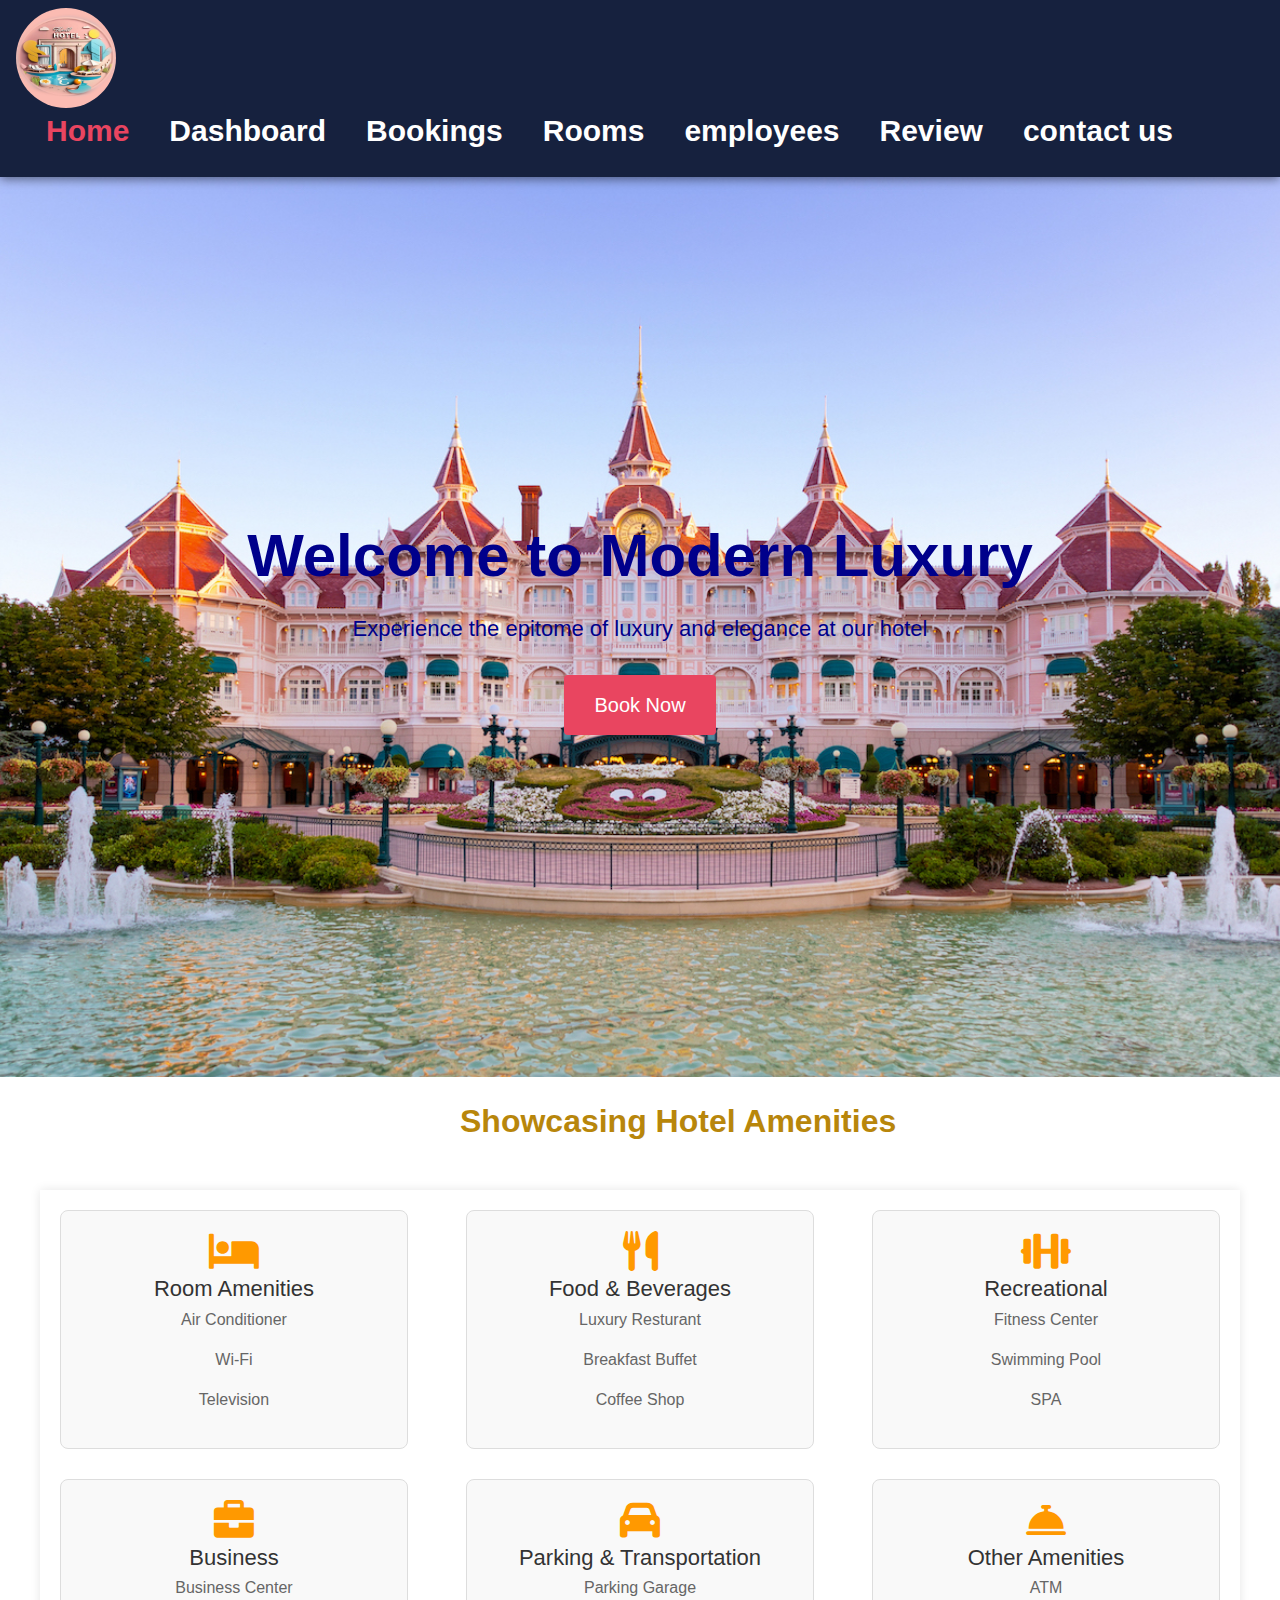
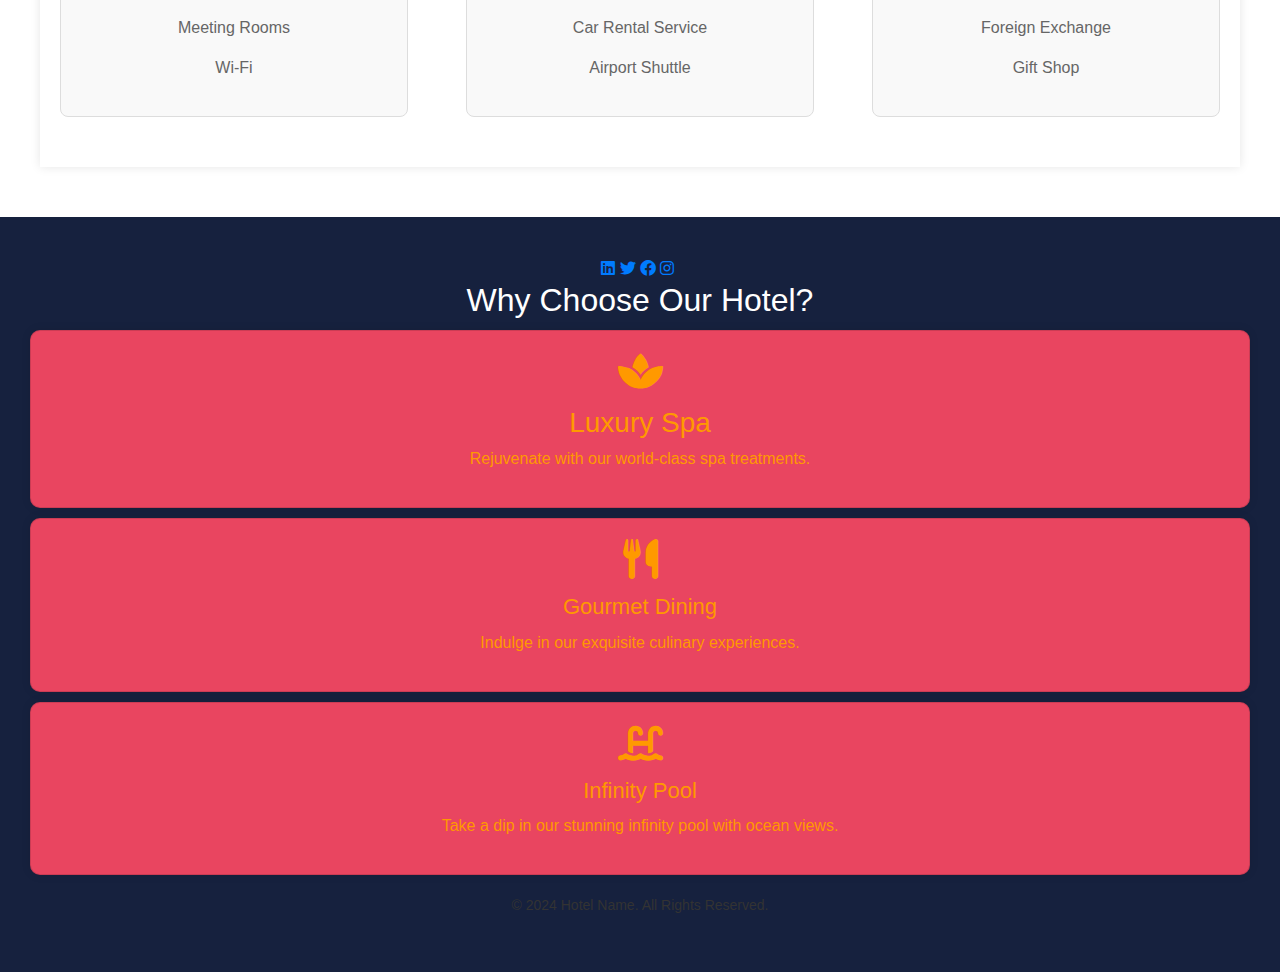
<file: index.html>
<html lang="en">
<head>
    <meta charset="UTF-8">
    <meta name="viewport" content="width=device-width, initial-scale=1.0">
    <link rel="stylesheet" href="style.css">
    <link rel="stylesheet" href="https://cdn.jsdelivr.net/npm/bootstrap@4.6.2/dist/css/bootstrap.min.css">
    <script src="https://cdn.jsdelivr.net/npm/jquery@3.7.1/dist/jquery.slim.min.js"></script>
    <link rel="icon" href="images/logo2.jpg" type="image/x-icon">
    <link rel="stylesheet" href="https://cdnjs.cloudflare.com/ajax/libs/font-awesome/6.0.0-beta3/css/all.min.css">
  <script src="https://cdn.jsdelivr.net/npm/popper.js@1.16.1/dist/umd/popper.min.js"></script>
  <script src="https://cdn.jsdelivr.net/npm/bootstrap@4.6.2/dist/js/bootstrap.bundle.min.js"></script>
    <title>Final Project</title>
</head>
<body>
    <nav class="navbar">
        <div class="logo">
            <img src="images/logo2.jpg" alt="Hotel Logo">
        </div>
        <ul class="nav-links">
            <li><a href="index.html" class="active">Home</a></li>
            <li><a href="dashboard.html">Dashboard</a></li>
            <li><a href="bookings.html">Bookings</a></li>
            <li><a href="rooms.html">Rooms</a></li>
            <li><a href="employees.html">employees</a></li>
            <li><a href="review.html">Review</a></li>
            <li><a href="contactus.html">contact us</a></li>
        </ul>
        
    </nav>

     <section class="hero">
        <h1>Welcome to Modern Luxury</h1>
        <p>Experience the epitome of luxury and elegance at our hotel</p>
        <a href="bookings.html" class="btn btn-primary">Book Now</a>
    </section>

    
    <h2 style="margin-top: 25px;color: darkgoldenrod;font-weight: bolder;margin-left: 460px;"> Showcasing Hotel Amenities</h2>
    <section class="amenities">
        <div class="amenity-row">
            <div class="amenity">
                <i class="fas fa-bed"></i>
                <h3>Room Amenities</h3>
                <p>Air Conditioner</p>
                <p>Wi-Fi</p>
                <p>Television</p>
            </div>
            <div class="amenity">
                <i class="fas fa-utensils"></i>
                <h3>Food & Beverages</h3>
                <p>Luxury Resturant</p>
                <p>Breakfast Buffet</p>
                <p>Coffee Shop</p>
            </div>
            <div class="amenity">
                <i class="fas fa-dumbbell"></i>
                <h3>Recreational</h3>
                <p>Fitness Center</p>
                <p>Swimming Pool</p>
                <p>SPA</p>
            </div>
        </div>
        <div class="amenity-row">
            <div class="amenity">
                <i class="fas fa-briefcase"></i>
                <h3>Business</h3>
                <p>Business Center</p>
                <p>Meeting Rooms</p>
                <p>Wi-Fi</p>
            </div>
            <div class="amenity">
                <i class="fas fa-car"></i>
                <h3>Parking & Transportation</h3>
                <p>Parking Garage</p>
                <p>Car Rental Service</p>
                <p>Airport Shuttle</p>
            </div>
            <div class="amenity">
                <i class="fas fa-concierge-bell"></i>
                <h3>Other Amenities</h3>
                <p>ATM</p>
                <p>Foreign Exchange</p>
                <p>Gift Shop</p>
            </div>
        </div>
    </section>

    <footer style="background-color: #16213e; color: #fff; padding: 40px 20px; text-align: center;">
        <div class="footer-content">
            <div class="footer-links">
                <a href="https://linkedin.com" target="_blank"><i class="fab fa-linkedin"></i></a>
                <a href="https://twitter.com" target="_blank"><i class="fab fa-twitter"></i></a>
                <a href="https://facebook.com" target="_blank"><i class="fab fa-facebook"></i></a>
                <a href="https://instagram.com" target="_blank"><i class="fab fa-instagram"></i></a>
                <a href="https://upwork.com" target="_blank"><i class="fab fa-upwork"></i></a>
            </div>
            <div class="hotel-specialties">
                <h2>Why Choose Our Hotel?</h2>
                <div class="specialty-cards">
                    <div class="card" style="background-color: #e94560; color: #ff9900; padding: 20px; margin: 10px; flex-basis: 30%; text-align: center; border-radius: 10px; box-shadow: 0 0 10px rgba(0, 0, 0, 0.1);">
                        <i class="fas fa-spa" style="font-size: 40px; margin-bottom: 15px;"></i>
                        <h3>Luxury Spa</h3>
                        <p>Rejuvenate with our world-class spa treatments.</p>
                    </div>
                    <div class="card" style="background-color: #e94560; color: #ff9900; padding: 20px; margin: 10px; flex-basis: 30%; text-align: center; border-radius: 10px; box-shadow: 0 0 10px rgba(0, 0, 0, 0.1);">
                        <i class="fas fa-utensils" style="font-size: 40px; margin-bottom: 15px;"></i>
                        <h3 style="font-size: 22px; margin-bottom: 10px;">Gourmet Dining</h3>
                        <p style="font-size: 16px;">Indulge in our exquisite culinary experiences.</p>
                    </div>
                    
                    <div class="card" style="background-color: #e94560; color: #ff9900; padding: 20px; margin: 10px; flex-basis: 30%; text-align: center; border-radius: 10px; box-shadow: 0 0 10px rgba(0, 0, 0, 0.1);">
                        <i class="fas fa-swimming-pool" style="font-size: 40px; margin-bottom: 15px;"></i>
                        <h3 style="font-size: 22px; margin-bottom: 10px;">Infinity Pool</h3>
                        <p style="font-size: 16px;">Take a dip in our stunning infinity pool with ocean views.</p>
                    </div>
                    
                </div>
            </div>
        </div>
        <p class="footer-credit" style="margin-top: 20px; font-size: 14px; color: #333;">© 2024 Hotel Name. All Rights Reserved.</p>
    </footer>
</body>
</html>
</file>
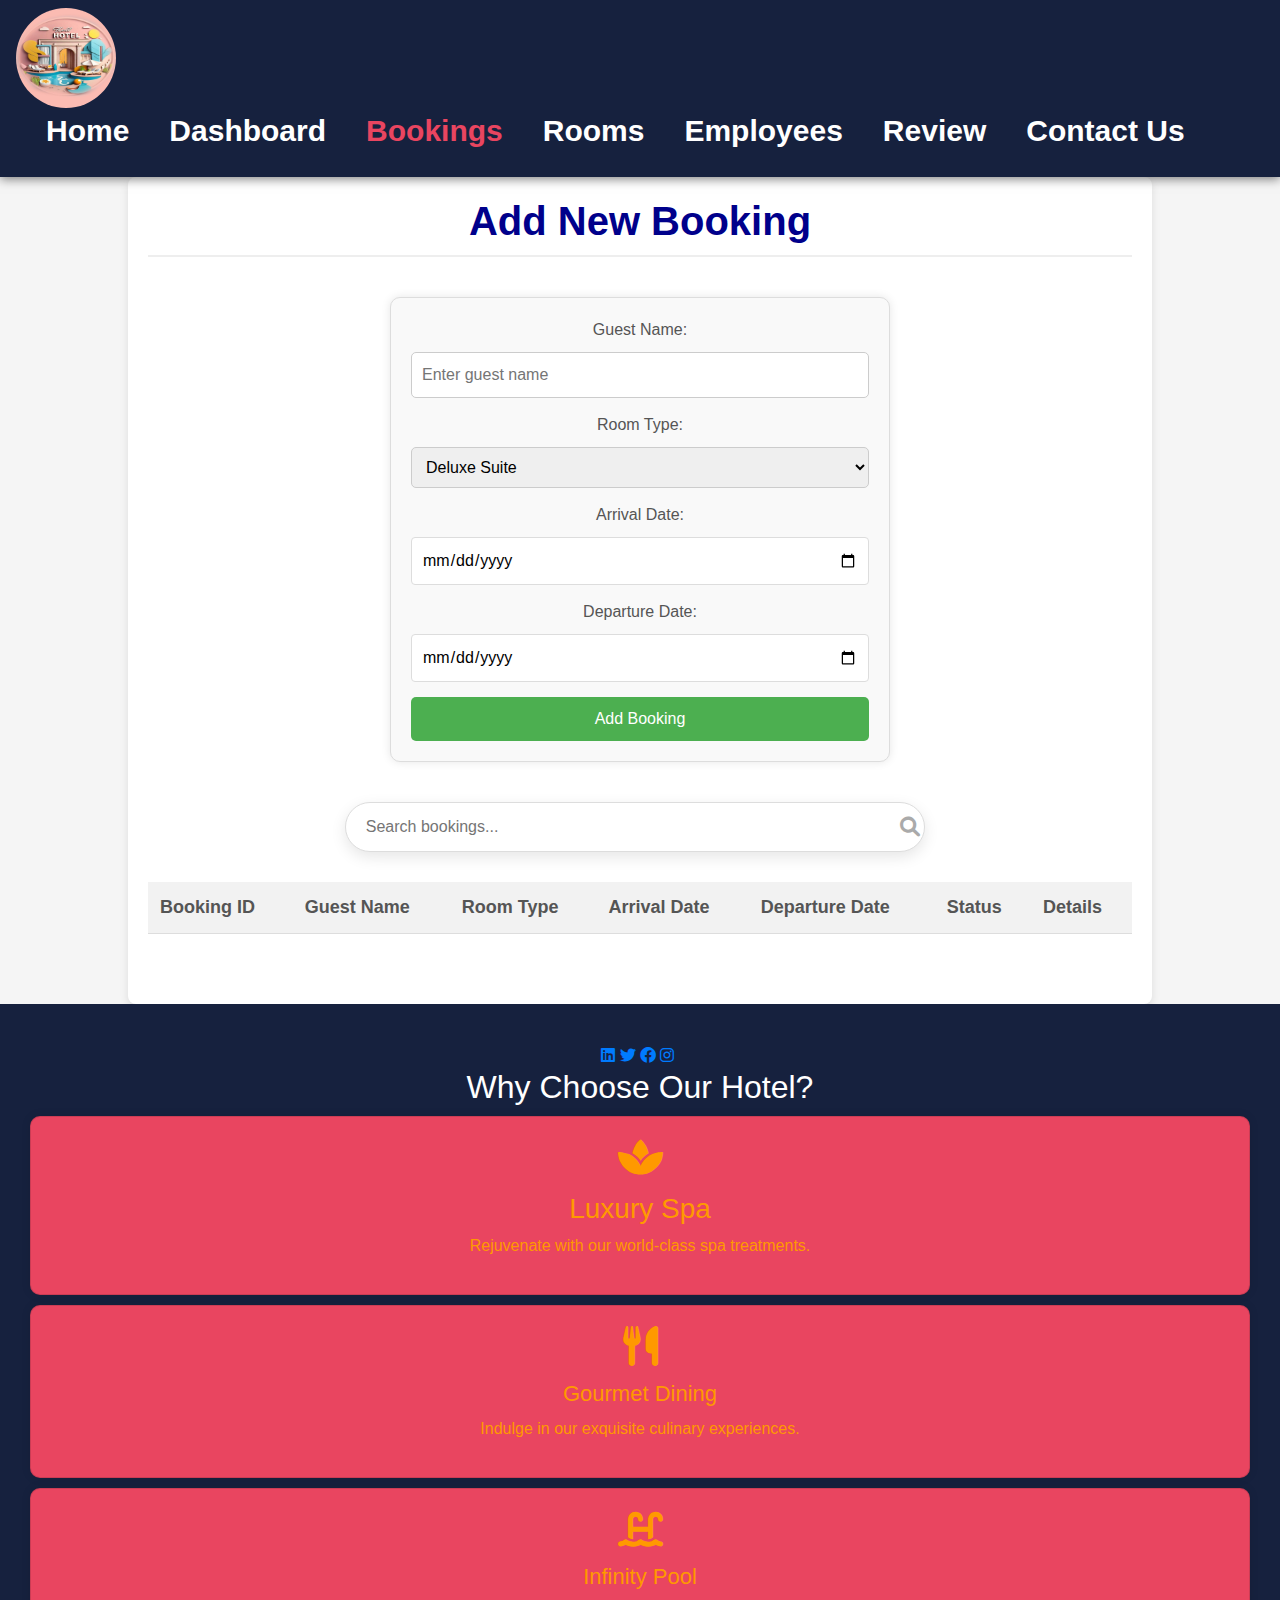
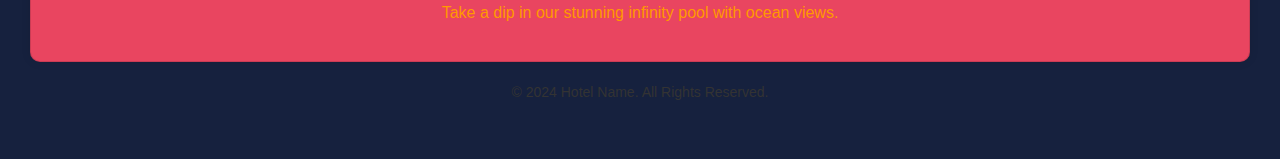
<file: bookings.html>
<!DOCTYPE html>
<html lang="en">
<head>
    <meta charset="UTF-8">
    <meta name="viewport" content="width=device-width, initial-scale=1.0">
    <link rel="icon" href="images/logo2.jpg" type="image/x-icon">
    <link rel="stylesheet" href="style.css">
    <link rel="stylesheet" href="https://cdn.jsdelivr.net/npm/bootstrap@4.6.2/dist/css/bootstrap.min.css">
    <link rel="stylesheet" href="https://cdnjs.cloudflare.com/ajax/libs/font-awesome/6.0.0-beta3/css/all.min.css">
    <script src="https://cdn.jsdelivr.net/npm/jquery@3.7.1/dist/jquery.slim.min.js"></script>
    <script src="https://cdn.jsdelivr.net/npm/popper.js@1.16.1/dist/umd/popper.min.js"></script>
    <script src="https://cdn.jsdelivr.net/npm/bootstrap@4.6.2/dist/js/bootstrap.bundle.min.js"></script>
    <title>Manage Bookings</title>
    <style>
        body {
            background-color: #f5f5f5;
            font-family: 'Poppins', sans-serif;
            color: #333;
        }
        .container {
            max-width: 1200px;
            margin: 120px auto 50px auto;
            padding: 20px;
            text-align: center;
        }
        .search-bar {
            margin-bottom: 30px;
            position: relative;
            width: 60%;
            margin-left: auto;
            margin-right: auto;
        }
        .search-bar input {
            width: 100%;
            padding: 12px 45px 12px 20px;
            border-radius: 25px;
            border: 1px solid #ddd;
            font-size: 16px;
            box-shadow: 0 5px 15px rgba(0, 0, 0, 0.1);
        }
        .search-bar i {
            position: absolute;
            right: 15px;
            top: 50%;
            transform: translateY(-50%);
            color: #aaa;
            font-size: 20px;
        }
        .booking-table {
            margin-bottom: 50px;
            overflow-x: auto;
        }
        .booking-table table {
            width: 100%;
            background: #fff;
            border-radius: 10px;
            box-shadow: 0 10px 25px rgba(0, 0, 0, 0.1);
            text-align: center;
        }
        .booking-table th, .booking-table td {
            padding: 20px;
        }
        .booking-table th {
            background: #2e4053;
            color: #fff;
            font-size: 18px;
        }
        .booking-table td {
            background: #f9f9f9;
            color: #333;
        }
        .booking-table td i {
            font-size: 24px;
            color: #ff6b6b;
        }
        .booking-details {
            background: #fff;
            border-radius: 10px;
            padding: 40px;
            margin-bottom: 50px;
            box-shadow: 0 10px 25px rgba(0, 0, 0, 0.1);
        }
        .booking-details h3 {
            margin-bottom: 30px;
            font-size: 28px;
            font-weight: bold;
            color: #2e4053;
        }
        .booking-details p {
            font-size: 18px;
            margin: 15px 0;
            color: #666;
        }
        .booking-form {
            max-width: 500px;
            margin: 40px auto;
            padding: 20px;
            background-color: #f9f9f9;
            border: 1px solid #ddd;
            border-radius: 10px;
            box-shadow: 0 0 10px rgba(0, 0, 0, 0.1);
        }
         .form-group {
           margin-bottom: 20px;
        }

        .form-group label {
            display: block;
            margin-bottom: 10px;
        }

        .form-group input[type="text"],
        .form-group input[type="email"],
        .form-group input[type="tel"],
        .form-group select {
            width: 100%;
            padding: 10px;
            border: 1px solid #ccc;
            border-radius: 5px;
        }

            button[type="submit"] {
                background-color: #4CAF50;
                color: #fff;
                padding: 10px 20px;
                border: none;
                border-radius: 5px;
                cursor: pointer;
            }

            button[type="submit"]:hover {
                background-color: #3e8e41;
            }

            #guest-details {
                margin-top: 20px;
                padding: 20px;
                background-color: #f9f9f9;
                border: 1px solid #ddd;
                border-radius: 10px;
                box-shadow: 0 0 10px rgba(0, 0, 0, 0.1);
            }


            .container {
                width: 80%;
                margin: 0 auto;
                padding: 20px;
                background: #fff;
                box-shadow: 0 4px 8px rgba(0, 0, 0, 0.1);
                border-radius: 8px;
            }

            .form-container {
                margin-bottom: 30px;
            }

            .form-heading {
                font-size: 24px;
                color: #444;
                margin-bottom: 20px;
                border-bottom: 2px solid #eee;
                padding-bottom: 10px;
            }

            .booking-form {
                display: flex;
                flex-direction: column;
            }

            .form-group {
                margin-bottom: 15px;
            }

            .form-label {
                display: block;
                font-size: 16px;
                color: #555;
                margin-bottom: 5px;
            }

            .form-input,
            .form-select {
                width: 100%;
                padding: 10px;
                border: 1px solid #ddd;
                border-radius: 4px;
                font-size: 16px;
                box-sizing: border-box;
            }

            .form-input:focus,
            .form-select:focus {
                border-color: #007bff;
                outline: none;
                box-shadow: 0 0 5px rgba(0, 123, 255, 0.2);
            }

            .btn-submit {
                background-color: #007bff;
                color: #fff;
                border: none;
                padding: 10px 15px;
                font-size: 16px;
                border-radius: 4px;
                cursor: pointer;
                transition: background-color 0.3s ease;
            }

            .btn-submit:hover {
                background-color: #0056b3;
            }

            .search-bar {
                display: flex;
                align-items: center;
                margin-bottom: 30px;
            }

            .search-input {
                width: 100%;
                padding: 10px;
                border: 1px solid #ddd;
                border-radius: 4px;
                font-size: 16px;
                box-sizing: border-box;
                margin-right: 10px;
            }

            .search-icon {
                font-size: 20px;
                color: #007bff;
                cursor: pointer;
            }

            .booking-table {
                overflow-x: auto;
            }

            .booking-table table {
                width: 100%;
                border-collapse: collapse;
            }

            .booking-table th,
            .booking-table td {
                padding: 12px;
                text-align: left;
                border-bottom: 1px solid #ddd;
            }

            .booking-table th {
                background-color: #f2f2f2;
                color: #555;
            }

            .booking-table tr:hover {
                background-color: #f9f9f9;
            }


                    .status-indicator {
                        padding: 8px 20px;
                        border-radius: 25px;
                        font-size: 16px;
                        font-weight: bold;
                        color: #fff;
                        display: inline-block;
                    }
                    .status-approved {
                        background: #28a745;
                    }
                    .status-pending {
                        background: #ffc107;
                    }
                    .status-rejected {
                        background: #dc3545;
                    }
    </style>
</head>
<body>
    <nav class="navbar">
        <div class="logo">
            <img src="images/logo2.jpg" alt="Hotel Logo">
        </div>
        <ul class="nav-links">
            <li><a href="index.html">Home</a></li>
            <li><a href="dashboard.html">Dashboard</a></li>
            <li><a href="bookings.html"  class="active">Bookings</a></li>
            <li><a href="rooms.html">Rooms</a></li>
            <li><a href="employees.html">Employees</a></li>
            <li><a href="review.html">Review</a></li>
            <li><a href="contactus.html">Contact Us</a></li>
        </ul>
    </nav>
    <div class="container">
        <div class="form-container">
            <h3 class="form-heading" style="color: darkblue;font-weight: bolder;font-size: 40px;">Add New Booking</h3>
            <form id="bookingForm" class="booking-form">
                <div class="form-group">
                    <label for="guestName" class="form-label">Guest Name:</label>
                    <input type="text" id="guestName" name="guestName" class="form-input" placeholder="Enter guest name" required>
                </div>
                <div class="form-group">
                    <label for="roomType" class="form-label">Room Type:</label>
                    <select id="roomType" name="roomType" class="form-select" required>
                        <option value="Deluxe Suite">Deluxe Suite</option>
                        <option value="Standard Room">Standard Room</option>
                        <option value="Presidential Suite">Presidential Suite</option>
                        <option value="Single Room">Single Room</option>
                    </select>
                </div>
                <div class="form-group">
                    <label for="arrivalDate" class="form-label">Arrival Date:</label>
                    <input type="date" id="arrivalDate" name="arrivalDate" class="form-input" required>
                </div>
                <div class="form-group">
                    <label for="departureDate" class="form-label">Departure Date:</label>
                    <input type="date" id="departureDate" name="departureDate" class="form-input" required>
                </div>
                <button type="submit" class="btn-submit">Add Booking</button>
            </form>
        </div>
        <div class="search-bar">
            <input type="text" placeholder="Search bookings..." id="searchBar" class="search-input">
            <i class="fas fa-search search-icon"></i>
        </div>
        <div class="booking-table">
            <table>
                <thead>
                    <tr>
                        <th>Booking ID</th>
                        <th>Guest Name</th>
                        <th>Room Type</th>
                        <th>Arrival Date</th>
                        <th>Departure Date</th>
                        <th>Status</th>
                        <th>Details</th>
                    </tr>
                </thead>
                <tbody id="bookingList">
                </tbody>
            </table>
        </div>
    </div>
    <footer style="background-color: #16213e; color: #fff; padding: 40px 20px; text-align: center;">
        <div class="footer-content">
            <div class="footer-links">
                <a href="https://linkedin.com" target="_blank"><i class="fab fa-linkedin"></i></a>
                <a href="https://twitter.com" target="_blank"><i class="fab fa-twitter"></i></a>
                <a href="https://facebook.com" target="_blank"><i class="fab fa-facebook"></i></a>
                <a href="https://instagram.com" target="_blank"><i class="fab fa-instagram"></i></a>
                <a href="https://upwork.com" target="_blank"><i class="fab fa-upwork"></i></a>
            </div>
            <div class="hotel-specialties">
                <h2>Why Choose Our Hotel?</h2>
                <div class="specialty-cards">
                    <div class="card" style="background-color: #e94560; color: #ff9900; padding: 20px; margin: 10px; flex-basis: 30%; text-align: center; border-radius: 10px; box-shadow: 0 0 10px rgba(0, 0, 0, 0.1);">
                        <i class="fas fa-spa" style="font-size: 40px; margin-bottom: 15px;"></i>
                        <h3>Luxury Spa</h3>
                        <p>Rejuvenate with our world-class spa treatments.</p>
                    </div>
                    <div class="card" style="background-color: #e94560; color: #ff9900; padding: 20px; margin: 10px; flex-basis: 30%; text-align: center; border-radius: 10px; box-shadow: 0 0 10px rgba(0, 0, 0, 0.1);">
                        <i class="fas fa-utensils" style="font-size: 40px; margin-bottom: 15px;"></i>
                        <h3 style="font-size: 22px; margin-bottom: 10px;">Gourmet Dining</h3>
                        <p style="font-size: 16px;">Indulge in our exquisite culinary experiences.</p>
                    </div>
                    
                    <div class="card" style="background-color: #e94560; color: #ff9900; padding: 20px; margin: 10px; flex-basis: 30%; text-align: center; border-radius: 10px; box-shadow: 0 0 10px rgba(0, 0, 0, 0.1);">
                        <i class="fas fa-swimming-pool" style="font-size: 40px; margin-bottom: 15px;"></i>
                        <h3 style="font-size: 22px; margin-bottom: 10px;">Infinity Pool</h3>
                        <p style="font-size: 16px;">Take a dip in our stunning infinity pool with ocean views.</p>
                    </div>
                </div>
            </div>
        </div>
        <p class="footer-credit" style="margin-top: 20px; font-size: 14px; color: #333;">© 2024 Hotel Name. All Rights Reserved.</p>
    </footer>
    <script>
    document.getElementById('bookingForm').addEventListener('submit', function(event) {
        event.preventDefault();
        const guestName = document.getElementById('guestName').value;
        const roomType = document.getElementById('roomType').value;
        const arrivalDate = document.getElementById('arrivalDate').value;
        const departureDate = document.getElementById('departureDate').value;
        if (new Date(arrivalDate) >= new Date(departureDate)) {
            alert('Departure date must be after arrival date.');
            return;
        }
        const bookingList = document.getElementById('bookingList');
        const newRow = document.createElement('tr');
        newRow.innerHTML = `
            <td>#${Math.floor(Math.random() * 1000)}</td>
            <td>${guestName}</td>
            <td>${roomType}</td>
            <td>${arrivalDate}</td>
            <td>${departureDate}</td>
            <td>Confirmed</td>
            <td><a href="#">View Details</a></td>
        `;
        bookingList.appendChild(newRow);
        document.getElementById('bookingForm').reset();
    });
    </script>
</body>
</html>
</file>
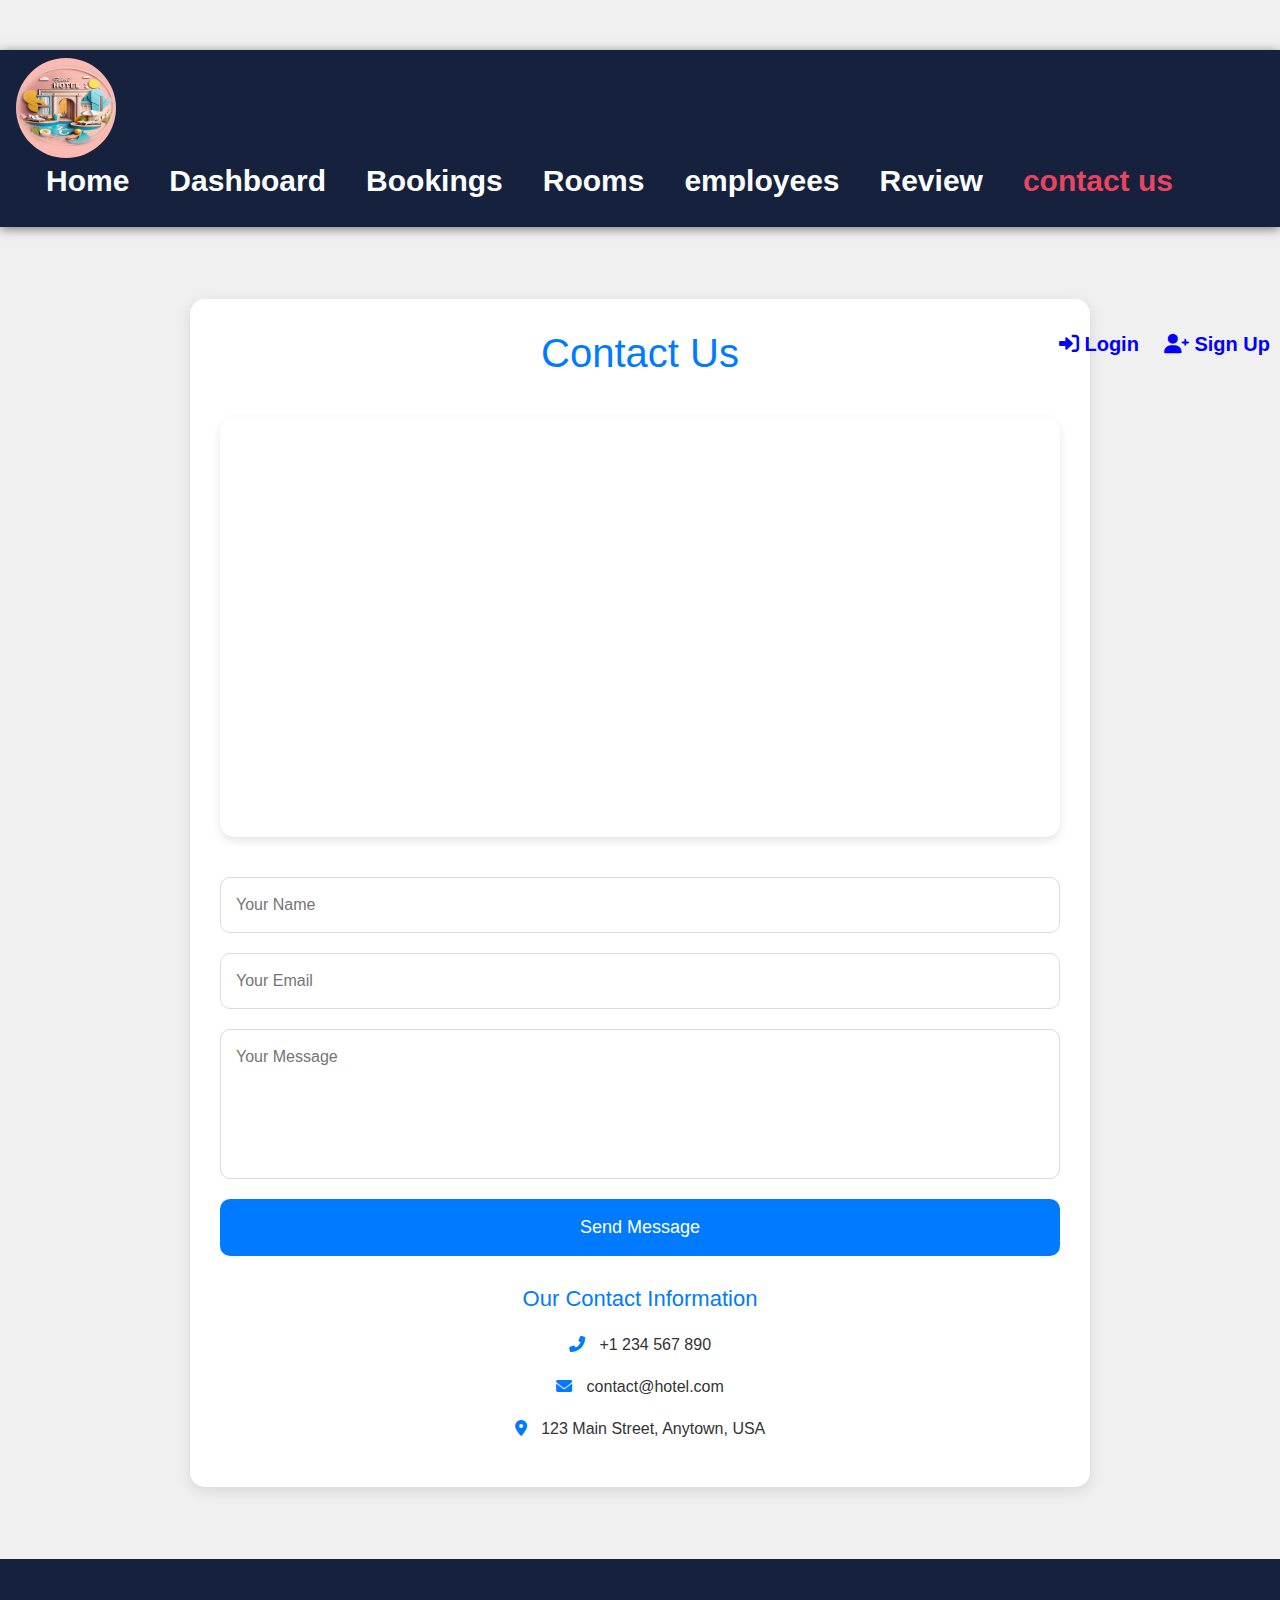
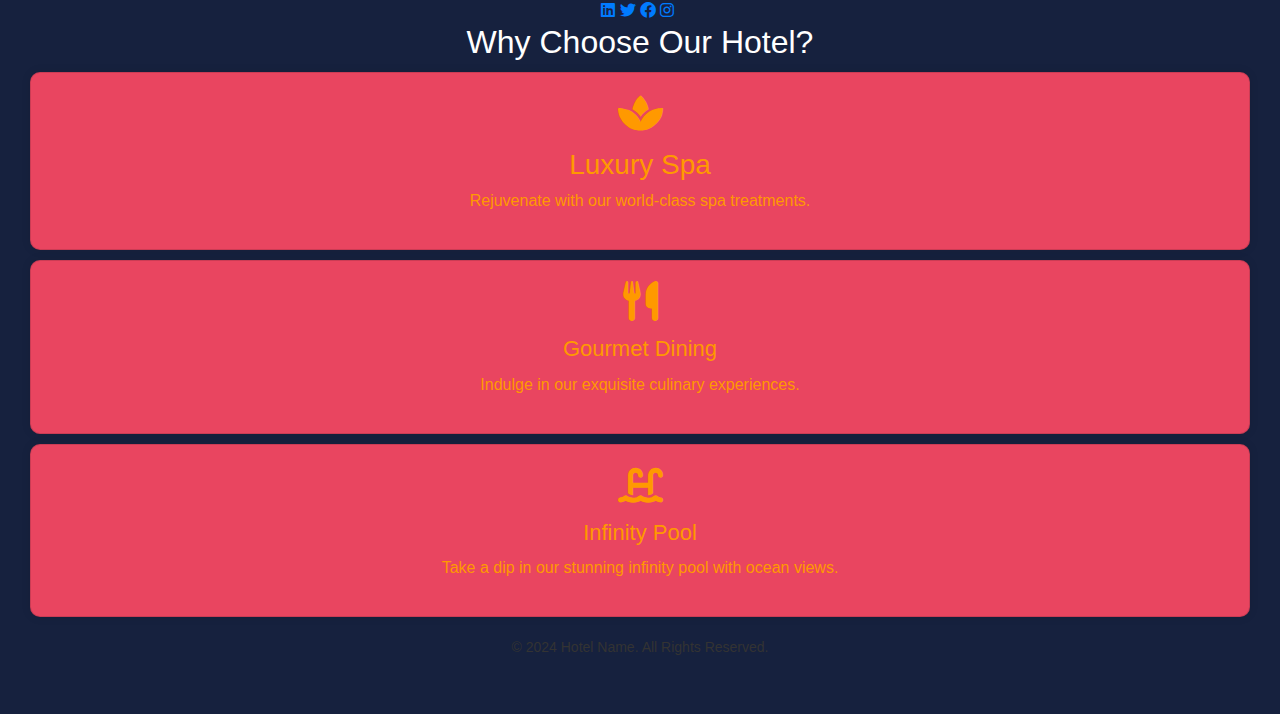
<file: contactus.html>
<!DOCTYPE html>
<html lang="en">

<head>
    <meta charset="UTF-8">
    <meta name="viewport" content="width=device-width, initial-scale=1.0">
    <title>Contact Us</title>
    <link rel="stylesheet" href="style.css">
    <link rel="icon" href="images/logo2.jpg" type="image/x-icon">
    <link rel="stylesheet" href="https://cdn.jsdelivr.net/npm/bootstrap@4.6.2/dist/css/bootstrap.min.css">
    <link rel="stylesheet" href="https://cdnjs.cloudflare.com/ajax/libs/font-awesome/6.0.0-beta3/css/all.min.css">
    <link rel="shortcut icon" href="path/to/hotel-favicon.ico" type="image/x-icon">
    <style>
        body {
            font-family: 'Segoe UI', Tahoma, Geneva, Verdana, sans-serif;
            background-color: #f0f0f0;
            color: #333;
            padding-top: 50px;
        }

        .container {
            max-width: 900px;
            background-color: #fff;
            padding: 30px;
            border-radius: 15px;
            box-shadow: 0 4px 15px rgba(0, 0, 0, 0.1);
        }

        h1 {
            text-align: center;
            margin-bottom: 40px;
            color: #007bff;
        }

        .map-container {
            position: relative;
            padding-bottom: 50%;
            height: 0;
            overflow: hidden;
            margin-bottom: 40px;
            border-radius: 15px;
            box-shadow: 0 4px 10px rgba(0, 0, 0, 0.1);
        }

        .map-container iframe {
            position: absolute;
            left: 0;
            width: 100%;
            height: 100%;
            border: 0;
        }

        .contact-form {
            display: grid;
            grid-template-columns: 1fr;
            gap: 20px;
        }

        .contact-form input,
        .contact-form textarea {
            width: 100%;
            padding: 15px;
            border: 1px solid #ddd;
            border-radius: 10px;
            font-size: 16px;
        }

        .contact-form textarea {
            height: 150px;
            resize: none;
        }

        .btn-submit {
            background-color: #007bff;
            color: #fff;
            padding: 15px;
            border: none;
            border-radius: 10px;
            font-size: 18px;
            cursor: pointer;
            transition: background-color 0.3s ease;
        }

        .btn-submit:hover {
            background-color: #0056b3;
        }

        .contact-info {
            text-align: center;
            margin-top: 30px;
        }

        .contact-info h3 {
            font-size: 22px;
            margin-bottom: 20px;
            color: #007bff;
        }

        .contact-info p {
            font-size: 16px;
            line-height: 1.6;
        }

        .contact-info i {
            color: #007bff;
            margin-right: 10px;
        }

        .auth-icons {
            position: absolute;
            right: 10px;
            display: flex;
            gap: 25px;
        }

        .auth-icons a {
            color: blue;
            font-size: 20px;
            font-weight: bolder;
            transition: color 0.3s ease;
        }

        .auth-icons a:hover {
            color: #0056b3;
        }

        .auth-form {
            display: none;
            position: fixed;
            left: 50%;
            transform: translate(-50%, -50%);
            background-color: #fff;
            padding: 30px;
            border-radius: 15px;
            box-shadow: 0 4px 15px rgba(0, 0, 0, 0.2);
            z-index: 1000;
        }

        .auth-form input {
            margin-bottom: 15px;
        }

        .auth-form .btn-close {
            position: absolute;
            right: 10px;
            background: none;
            border: none;
            font-size: 20px;
            cursor: pointer;
        }
    </style>
</head>

<body>

    <nav class="navbar">
        <div class="logo">
            <img src="images/logo2.jpg" alt="Hotel Logo">
        </div>
        <ul class="nav-links">
            <li><a href="index.html">Home</a></li>
            <li><a href="dashboard.html">Dashboard</a></li>
            <li><a href="bookings.html">Bookings</a></li>
            <li><a href="rooms.html">Rooms</a></li>
            <li><a href="employees.html">employees</a></li>
            <li><a href="review.html">Review</a></li>
            <li><a href="contactus.html"  class="active">contact us</a></li>
        </ul>
        
    </nav>
<br><br><br>
    <div class="auth-icons">
        <a href="#" id="login-icon"><i class="fas fa-sign-in-alt"></i> Login</a>
        <a href="#" id="signup-icon"><i class="fas fa-user-plus"></i> Sign Up</a>
    </div>

    <div class="container">
        <h1>Contact Us</h1>
        
        <div class="map-container">
            <iframe src="https://www.google.com/maps/embed?pb=!1m18!1m12!1m3!1d3162.9173651878077!2d-122.084249684697!3d37.42199977982571!2m3!1f0!2f0!3f0!3m2!1i1024!2i768!4f13.1!3m3!1m2!1s0x808fbb1bdf26f9c7%3A0x929d2d888c7859b4!2sGoogleplex!5e0!3m2!1sen!2sus!4v1605083280012!5m2!1sen!2sus"
                allowfullscreen></iframe>
        </div>

        <div class="contact-form">
            <input type="text" placeholder="Your Name">
            <input type="email" placeholder="Your Email">
            <textarea placeholder="Your Message"></textarea>
            <button class="btn-submit">Send Message</button>
        </div>

        <div class="contact-info">
            <h3>Our Contact Information</h3>
            <p><i class="fas fa-phone-alt"></i> +1 234 567 890</p>
            <p><i class="fas fa-envelope"></i> contact@hotel.com</p>
            <p><i class="fas fa-map-marker-alt"></i> 123 Main Street, Anytown, USA</p>
        </div>
    </div>
    <div class="auth-form" id="login-form">
        <button class="btn-close" onclick="toggleForm('login-form')">&times;</button>
        <h3>Login</h3>
        <input type="email" placeholder="Email">
        <input type="password" placeholder="Password">
        <button class="btn-submit">Login</button>
    </div>
    <div class="auth-form" id="signup-form">
        <button class="btn-close" onclick="toggleForm('signup-form')">&times;</button>
        <h3>Sign Up</h3>
        <input type="text" placeholder="Full Name">
        <input type="email" placeholder="Email">
        <input type="password" placeholder="Password">
        <input type="password" placeholder="Confirm Password">
        <button class="btn-submit">Sign Up</button>
    </div>

    <script>
        function toggleForm(formId) {
            var form = document.getElementById(formId);
            if (form.style.display === "block") {
                form.style.display = "none";
            } else {
                form.style.display = "block";
            }
        }

        document.getElementById('login-icon').addEventListener('click', function (e) {
            e.preventDefault();
            toggleForm('login-form');
        });

        document.getElementById('signup-icon').addEventListener('click', function (e) {
            e.preventDefault();
            toggleForm('signup-form');
        });
    </script>

<br><br><br>
<footer style="background-color: #16213e; color: #fff; padding: 40px 20px; text-align: center;">
    <div class="footer-content">
        <div class="footer-links">
            <a href="https://linkedin.com" target="_blank"><i class="fab fa-linkedin"></i></a>
            <a href="https://twitter.com" target="_blank"><i class="fab fa-twitter"></i></a>
            <a href="https://facebook.com" target="_blank"><i class="fab fa-facebook"></i></a>
            <a href="https://instagram.com" target="_blank"><i class="fab fa-instagram"></i></a>
            <a href="https://upwork.com" target="_blank"><i class="fab fa-upwork"></i></a>
        </div>
        <div class="hotel-specialties">
            <h2>Why Choose Our Hotel?</h2>
            <div class="specialty-cards">
                <div class="card" style="background-color: #e94560; color: #ff9900; padding: 20px; margin: 10px; flex-basis: 30%; text-align: center; border-radius: 10px; box-shadow: 0 0 10px rgba(0, 0, 0, 0.1);">
                    <i class="fas fa-spa" style="font-size: 40px; margin-bottom: 15px;"></i>
                    <h3>Luxury Spa</h3>
                    <p>Rejuvenate with our world-class spa treatments.</p>
                </div>
                <div class="card" style="background-color: #e94560; color: #ff9900; padding: 20px; margin: 10px; flex-basis: 30%; text-align: center; border-radius: 10px; box-shadow: 0 0 10px rgba(0, 0, 0, 0.1);">
                    <i class="fas fa-utensils" style="font-size: 40px; margin-bottom: 15px;"></i>
                    <h3 style="font-size: 22px; margin-bottom: 10px;">Gourmet Dining</h3>
                    <p style="font-size: 16px;">Indulge in our exquisite culinary experiences.</p>
                </div>
                
                <div class="card" style="background-color: #e94560; color: #ff9900; padding: 20px; margin: 10px; flex-basis: 30%; text-align: center; border-radius: 10px; box-shadow: 0 0 10px rgba(0, 0, 0, 0.1);">
                    <i class="fas fa-swimming-pool" style="font-size: 40px; margin-bottom: 15px;"></i>
                    <h3 style="font-size: 22px; margin-bottom: 10px;">Infinity Pool</h3>
                    <p style="font-size: 16px;">Take a dip in our stunning infinity pool with ocean views.</p>
                </div>
                
            </div>
        </div>
    </div>
    <p class="footer-credit" style="margin-top: 20px; font-size: 14px; color: #333;">© 2024 Hotel Name. All Rights Reserved.</p>
</footer>
</body>

</html>
</file>
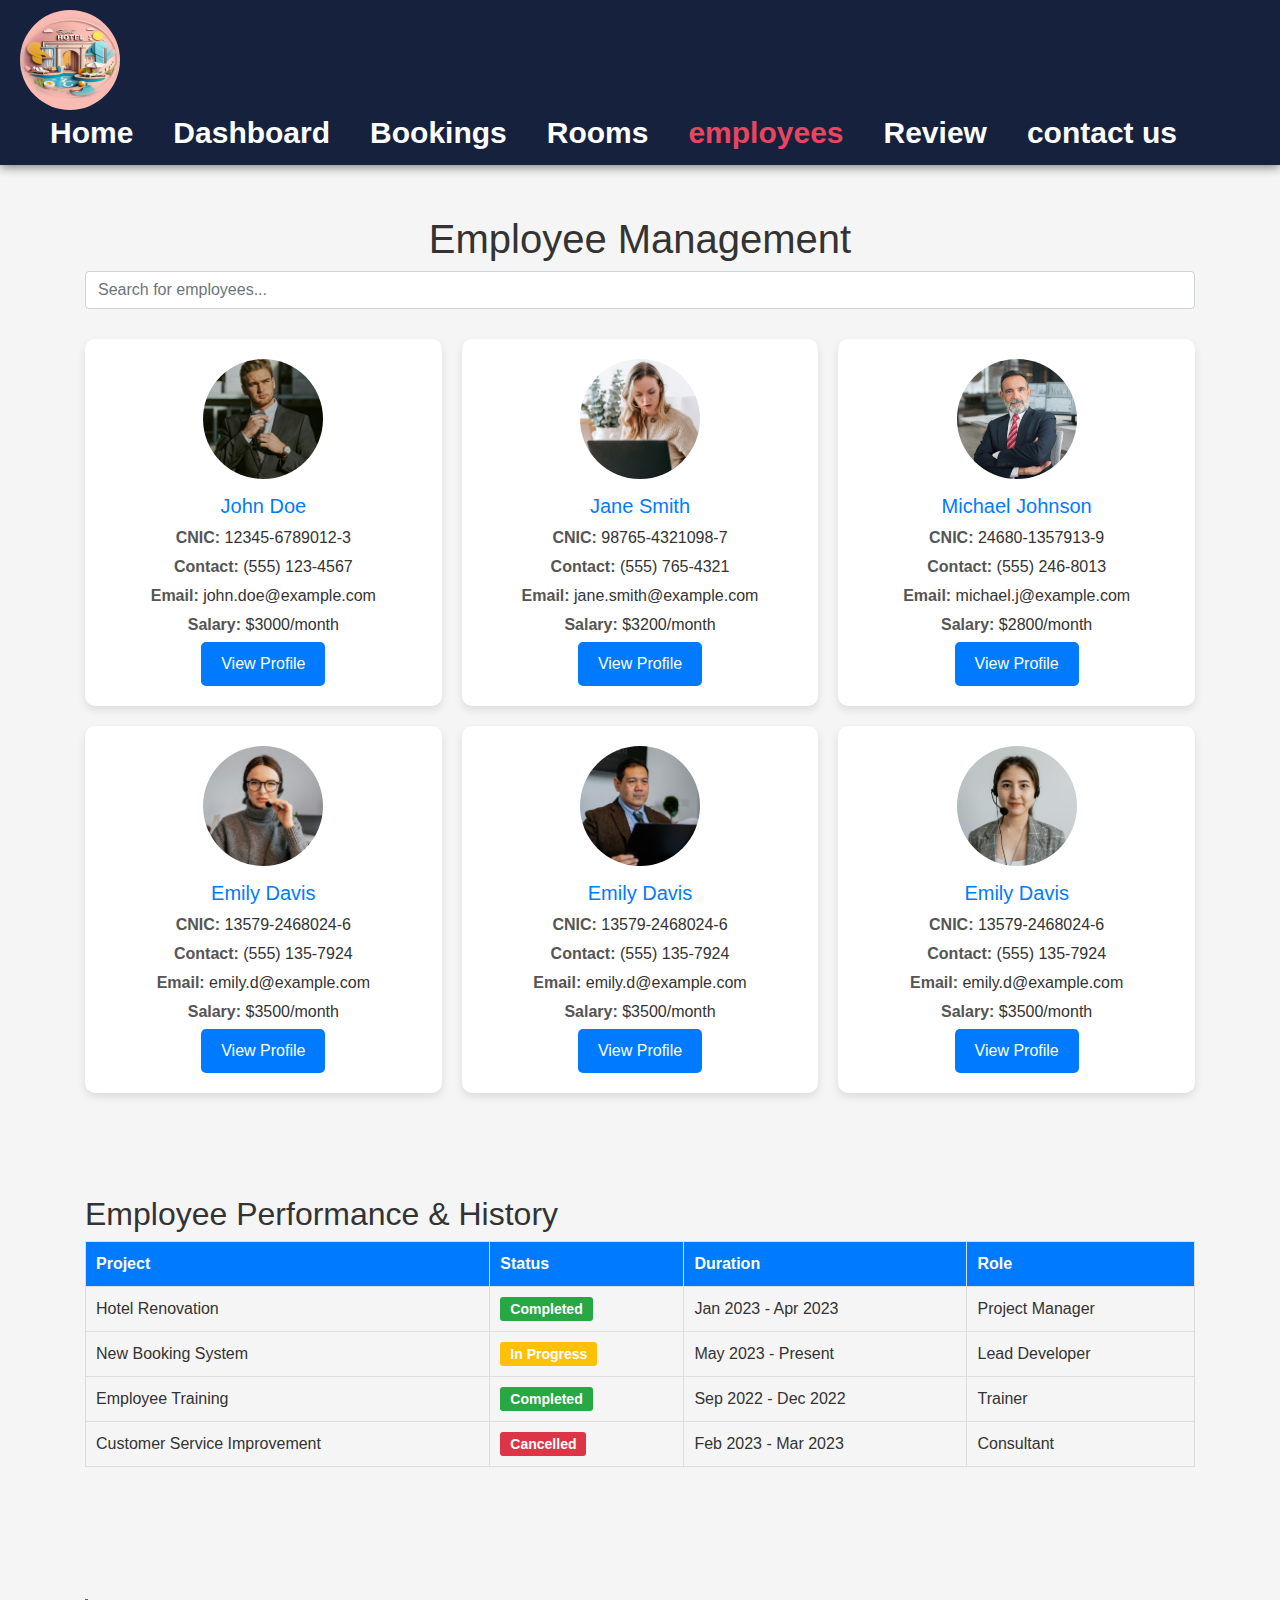
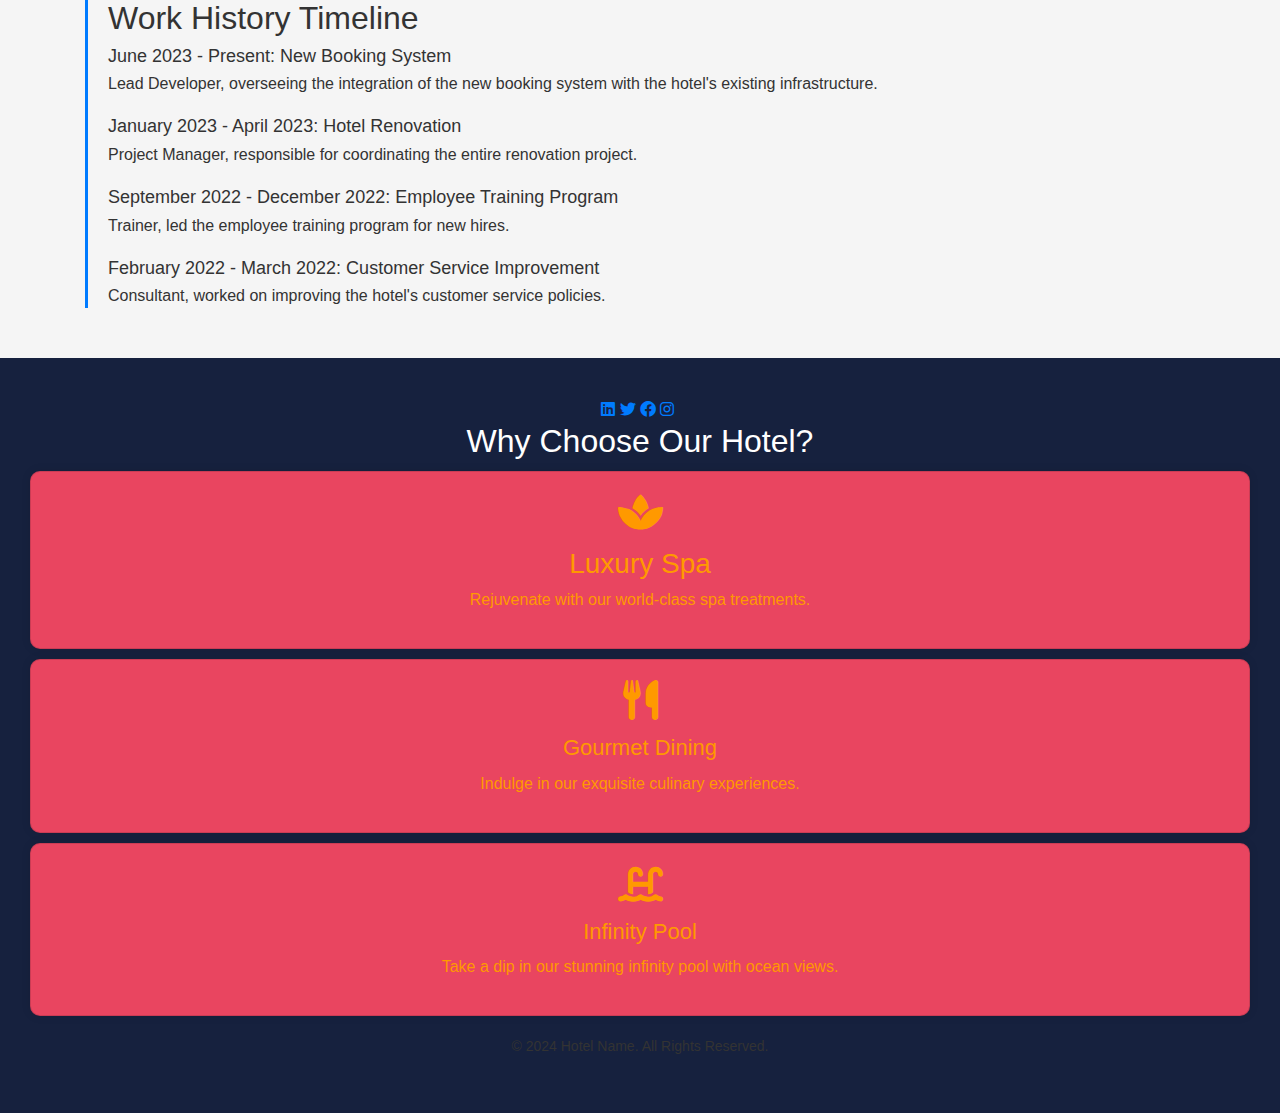
<file: employees.html>
<!DOCTYPE html>
<html lang="en">

<head>
    <meta charset="UTF-8">
    <meta name="viewport" content="width=device-width, initial-scale=1.0">
    <title>Employee Management</title>
    <link rel="stylesheet" href="https://cdn.jsdelivr.net/npm/bootstrap@4.6.2/dist/css/bootstrap.min.css">
    <link rel="icon" href="images/logo2.jpg" type="image/x-icon">
    <link rel="stylesheet" href="style.css">
    <link rel="stylesheet" href="https://cdnjs.cloudflare.com/ajax/libs/font-awesome/6.0.0-beta3/css/all.min.css">
    <style>
        body {
            font-family: Arial, sans-serif;
            background-color: #f5f5f5;
            color: #333;
        }

        .container {
            margin-top: 50px;
            margin-bottom: 50px;
        }

        .search-bar {
            margin-bottom: 30px;
        }

        .employee-list {
            display: grid;
            grid-template-columns: repeat(auto-fill, minmax(300px, 1fr));
            gap: 20px;
        }

        .employee-card {
            background-color: #fff;
            border-radius: 10px;
            box-shadow: 0 4px 8px rgba(0, 0, 0, 0.1);
            padding: 20px;
            text-align: center;
            transition: transform 0.3s ease;
        }

        .employee-card:hover {
            transform: translateY(-5px);
        }

        .employee-card img {
            border-radius: 50%;
            width: 120px;
            height: 120px;
            object-fit: cover;
            margin-bottom: 15px;
        }

        .employee-card h3 {
            font-size: 20px;
            color: #007bff;
        }

        .employee-card p {
            font-size: 16px;
            margin: 5px 0;
        }

        .employee-card p span {
            font-weight: bold;
            color: #555;
        }

        .btn {
            background-color: #007bff;
            color: #fff;
            border: none;
            padding: 10px 20px;
            border-radius: 5px;
            cursor: pointer;
        }

        .btn:hover {
            background-color: #0056b3;
        }

        .employee-details {
            margin-top: 30px;
        }

        .employee-details table {
            width: 100%;
            margin-bottom: 20px;
            border-collapse: collapse;
        }

        .employee-details table,
        .employee-details th,
        .employee-details td {
            border: 1px solid #ddd;
        }

        .employee-details th,
        .employee-details td {
            padding: 10px;
            text-align: left;
        }

        .employee-details th {
            background-color: #007bff;
            color: white;
        }

        .badge {
            padding: 5px 10px;
            border-radius: 3px;
            color: #fff;
            font-size: 14px;
        }

        .badge.success {
            background-color: #28a745;
        }

        .badge.pending {
            background-color: #ffc107;
        }

        .badge.rejected {
            background-color: #dc3545;
        }

        .timeline {
            margin-top: 40px;
            border-left: 3px solid #007bff;
            padding-left: 20px;
        }

        .timeline .event {
            margin-bottom: 20px;
        }

        .timeline .event h4 {
            font-size: 18px;
            margin-bottom: 5px;
        }

        .timeline .event p {
            margin: 0;
        }
    </style>
</head>

<body>


    <nav class="navbar">
        <div class="logo">
            <img src="images/logo2.jpg" alt="Hotel Logo">
        </div>
        <ul class="nav-links">
            <li><a href="index.html">Home</a></li>
            <li><a href="dashboard.html">Dashboard</a></li>
            <li><a href="bookings.html">Bookings</a></li>
            <li><a href="rooms.html">Rooms</a></li>
            <li><a href="employees.html"  class="active">employees</a></li>
            <li><a href="review.html">Review</a></li>
            <li><a href="contactus.html">contact us</a></li>
        </ul>
        
    </nav>
    <div class="container">
        <h1 class="text-center">Employee Management</h1>

        <!-- Search Bar -->
        <div class="search-bar text-center">
            <input type="text" id="searchInput" class="form-control" placeholder="Search for employees...">
        </div>

        <!-- Employee List -->
        <div class="employee-list">
            <div class="employee-card">
                <img src="images/pexels-dinielle-de-veyra-2610843-4195342.jpg" alt="Employee Image">
                <h3>John Doe</h3>
                <p><span>CNIC:</span> 12345-6789012-3</p>
                <p><span>Contact:</span> (555) 123-4567</p>
                <p><span>Email:</span> john.doe@example.com</p>
                <p><span>Salary:</span> $3000/month</p>
                <button class="btn">View Profile</button>
            </div>
            <div class="employee-card">
                <img src="images/pexels-george-milton-7034430.jpg" alt="Employee Image">
                <h3>Jane Smith</h3>
                <p><span>CNIC:</span> 98765-4321098-7</p>
                <p><span>Contact:</span> (555) 765-4321</p>
                <p><span>Email:</span> jane.smith@example.com</p>
                <p><span>Salary:</span> $3200/month</p>
                <button class="btn">View Profile</button>
            </div>
            <!-- Additional employee cards -->
            <div class="employee-card">
                <img src="images/pexels-kampus-8353841.jpg" alt="Employee Image">
                <h3>Michael Johnson</h3>
                <p><span>CNIC:</span> 24680-1357913-9</p>
                <p><span>Contact:</span> (555) 246-8013</p>
                <p><span>Email:</span> michael.j@example.com</p>
                <p><span>Salary:</span> $2800/month</p>
                <button class="btn">View Profile</button>
            </div>
            <div class="employee-card">
                <img src="images/pexels-mart-production-7709207.jpg" alt="Employee Image">
                <h3>Emily Davis</h3>
                <p><span>CNIC:</span> 13579-2468024-6</p>
                <p><span>Contact:</span> (555) 135-7924</p>
                <p><span>Email:</span> emily.d@example.com</p>
                <p><span>Salary:</span> $3500/month</p>
                <button class="btn">View Profile</button>
            </div>

            <div class="employee-card">
                <img src="images/pexels-sora-shimazaki-5673472.jpg" alt="Employee Image">
                <h3>Emily Davis</h3>
                <p><span>CNIC:</span> 13579-2468024-6</p>
                <p><span>Contact:</span> (555) 135-7924</p>
                <p><span>Email:</span> emily.d@example.com</p>
                <p><span>Salary:</span> $3500/month</p>
                <button class="btn">View Profile</button>
            </div>

            <div class="employee-card">
                <img src="images/pexels-mart-production-7709222.jpg" alt="Employee Image">
                <h3>Emily Davis</h3>
                <p><span>CNIC:</span> 13579-2468024-6</p>
                <p><span>Contact:</span> (555) 135-7924</p>
                <p><span>Email:</span> emily.d@example.com</p>
                <p><span>Salary:</span> $3500/month</p>
                <button class="btn">View Profile</button>
            </div>
        </div>
<br><br><br>
        <div class="employee-details">
            <h2>Employee Performance & History</h2>
            <table>
                <thead>
                    <tr>
                        <th>Project</th>
                        <th>Status</th>
                        <th>Duration</th>
                        <th>Role</th>
                    </tr>
                </thead>
                <tbody>
                    <tr>
                        <td>Hotel Renovation</td>
                        <td><span class="badge success">Completed</span></td>
                        <td>Jan 2023 - Apr 2023</td>
                        <td>Project Manager</td>
                    </tr>
                    <tr>
                        <td>New Booking System</td>
                        <td><span class="badge pending">In Progress</span></td>
                        <td>May 2023 - Present</td>
                        <td>Lead Developer</td>
                    </tr>
                    <tr>
                        <td>Employee Training</td>
                        <td><span class="badge success">Completed</span></td>
                        <td>Sep 2022 - Dec 2022</td>
                        <td>Trainer</td>
                    </tr>
                    <tr>
                        <td>Customer Service Improvement</td>
                        <td><span class="badge rejected">Cancelled</span></td>
                        <td>Feb 2023 - Mar 2023</td>
                        <td>Consultant</td>
                    </tr>
                </tbody>
            </table>
        </div>
<br><br><br>
        <div class="timeline">
            <h2>Work History Timeline</h2>
            <div class="event">
                <h4>June 2023 - Present: New Booking System</h4>
                <p>Lead Developer, overseeing the integration of the new booking system with the hotel's existing infrastructure.</p>
            </div>
            <div class="event">
                <h4>January 2023 - April 2023: Hotel Renovation</h4>
                <p>Project Manager, responsible for coordinating the entire renovation project.</p>
            </div>
            <div class="event">
                <h4>September 2022 - December 2022: Employee Training Program</h4>
                <p>Trainer, led the employee training program for new hires.</p>
            </div>
            <div class="event">
                <h4>February 2022 - March 2022: Customer Service Improvement</h4>
                <p>Consultant, worked on improving the hotel's customer service policies.</p>
            </div>
        </div>

    </div>

    <script>
        document.getElementById('searchInput').addEventListener('input', function () {
            let filter = this.value.toLowerCase();
            let employeeCards = document.querySelectorAll('.employee-card');
            employeeCards.forEach(function (card) {
                let name = card.querySelector('h3').innerText.toLowerCase();
                if (name.includes(filter)) {
                    card.style.display = '';
                } else {
                    card.style.display = 'none';
                }
            });
        });
    </script>
<footer style="background-color: #16213e; color: #fff; padding: 40px 20px; text-align: center;">
    <div class="footer-content">
        <div class="footer-links">
            <a href="https://linkedin.com" target="_blank"><i class="fab fa-linkedin"></i></a>
            <a href="https://twitter.com" target="_blank"><i class="fab fa-twitter"></i></a>
            <a href="https://facebook.com" target="_blank"><i class="fab fa-facebook"></i></a>
            <a href="https://instagram.com" target="_blank"><i class="fab fa-instagram"></i></a>
            <a href="https://upwork.com" target="_blank"><i class="fab fa-upwork"></i></a>
        </div>
        <div class="hotel-specialties">
            <h2>Why Choose Our Hotel?</h2>
            <div class="specialty-cards">
                <div class="card" style="background-color: #e94560; color: #ff9900; padding: 20px; margin: 10px; flex-basis: 30%; text-align: center; border-radius: 10px; box-shadow: 0 0 10px rgba(0, 0, 0, 0.1);">
                    <i class="fas fa-spa" style="font-size: 40px; margin-bottom: 15px;"></i>
                    <h3>Luxury Spa</h3>
                    <p>Rejuvenate with our world-class spa treatments.</p>
                </div>
                <!-- Additional Cards -->
                <div class="card" style="background-color: #e94560; color: #ff9900; padding: 20px; margin: 10px; flex-basis: 30%; text-align: center; border-radius: 10px; box-shadow: 0 0 10px rgba(0, 0, 0, 0.1);">
                    <i class="fas fa-utensils" style="font-size: 40px; margin-bottom: 15px;"></i>
                    <h3 style="font-size: 22px; margin-bottom: 10px;">Gourmet Dining</h3>
                    <p style="font-size: 16px;">Indulge in our exquisite culinary experiences.</p>
                </div>
                
                <div class="card" style="background-color: #e94560; color: #ff9900; padding: 20px; margin: 10px; flex-basis: 30%; text-align: center; border-radius: 10px; box-shadow: 0 0 10px rgba(0, 0, 0, 0.1);">
                    <i class="fas fa-swimming-pool" style="font-size: 40px; margin-bottom: 15px;"></i>
                    <h3 style="font-size: 22px; margin-bottom: 10px;">Infinity Pool</h3>
                    <p style="font-size: 16px;">Take a dip in our stunning infinity pool with ocean views.</p>
                </div>
                
            </div>
        </div>
    </div>
    <p class="footer-credit" style="margin-top: 20px; font-size: 14px; color: #333;">© 2024 Hotel Name. All Rights Reserved.</p>
</footer>
</body>

</html>
</file>
<file: style.css>
/* Basic reset for styling */
body, ul {
    margin: 0;
    padding: 0;
    box-sizing: border-box;
}

body {
    font-family: Arial, sans-serif;
}

/* Navbar styling */
.navbar {
    background-color: #16213e;
    padding: 10px 20px;
    box-shadow: 0 2px 10px rgba(0, 0, 0, 0.5);
}
.navbar .nav-links a {
    color: white;
    margin: 0 10px;
    text-decoration: none;
    font-weight: bolder;
    transition: color 0.3s;
}
.navbar .nav-links a:hover,
.navbar .nav-links a.active {
    color: #e94560;
}



.hero {
    background-image: url('images/hotel3.jpg');
    background-size: cover;
    background-position: center;
    height: 100vh;
    color: darkblue;
    display: flex;
    flex-direction: column;
    justify-content: center;
    align-items: center;
    text-align: center;
}
.hero h1 {
    font-size: 60px;
    font-weight: bold;
    margin-bottom: 20px;
}
.hero p {
    font-size: 22px;
    margin-bottom: 30px;
}
.hero .btn {
    background-color: #e94560;
    border: none;
    padding: 15px 30px;
    font-size: 20px;
}
/* Logo styling */
.logo img {
    width: 100px;
    height: 100px;
    border-radius: 50%;
}

/* Navbar links styling */
.nav-links {
    list-style-type: none;
    display: flex;
}

.nav-links li {
    margin-left: 20px;
}

.nav-links a {
    color: darkorchid;
    text-decoration: none;
    font-size: 30px;
    font-weight: bolder;
}

.nav-links a:hover {
    color: lightgray;
}

.amenities {
    max-width: 1200px;
    margin: 50px auto;
    padding: 20px;
    background-color: #fff;
    box-shadow: 0 0 10px rgba(0, 0, 0, 0.1);
}

.amenity-row {
    display: flex;
    justify-content: space-between;
    margin-bottom: 30px;
}

.amenity {
    flex-basis: 30%;
    text-align: center;
    padding: 20px;
    border: 1px solid #ddd;
    border-radius: 8px;
    background-color: #f9f9f9;
}

.amenity i {
    font-size: 40px;
    color: #ff9900;
    margin-bottom: 5px;
}

.amenity h3 {
    font-size: 22px;
    margin-bottom: 5px;
    color: #333;
}

.amenity p {
    font-size: 16px;
    color: #666;
}

/* Media Query for smaller screens */
@media (max-width: 768px) {
    .amenity-row {
        flex-direction: column;
    }

    .amenity {
        margin-bottom: 10px;
    }

}





.auth-icons {
    display: flex;
    justify-content: center;
    gap: 40px;
    margin-top: 30px;
}

.auth-icon {
    display: flex;
    flex-direction: column;
    align-items: center;
    text-decoration: none;
    color: #333;
    transition: transform 0.3s ease, color 0.3s ease;
}

.auth-icon:hover {
    transform: scale(1.1);
    color: #000;
}

.icon-wrapper {
    background-color: #333;
    border-radius: 50%;
    width: 80px;
    height: 80px;
    display: flex;
    justify-content: center;
    align-items: center;
    box-shadow: 0 4px 15px rgba(0, 0, 0, 0.3);
    margin-bottom: 10px;
}

.icon-wrapper img {
    width: 40px;
    height: 40px;
}

.auth-icon p {
    font-size: 18px;
    font-weight: bold;
    color: #333;
}




.modal-content {
    background-color: #333;
    color: #fff;
    border-radius: 15px;
}

.modal-header {
    border-bottom: none;
}

.modal-title {
    font-size: 24px;
    color: #fff;
}

.close {
    color: #fff;
}

.close:hover {
    color: #ddd;
}

.btn-dark {
    background-color: #000;
    border: none;
    border-radius: 10px;
}

.btn-dark:hover {
    background-color: #333;
}
</file>
